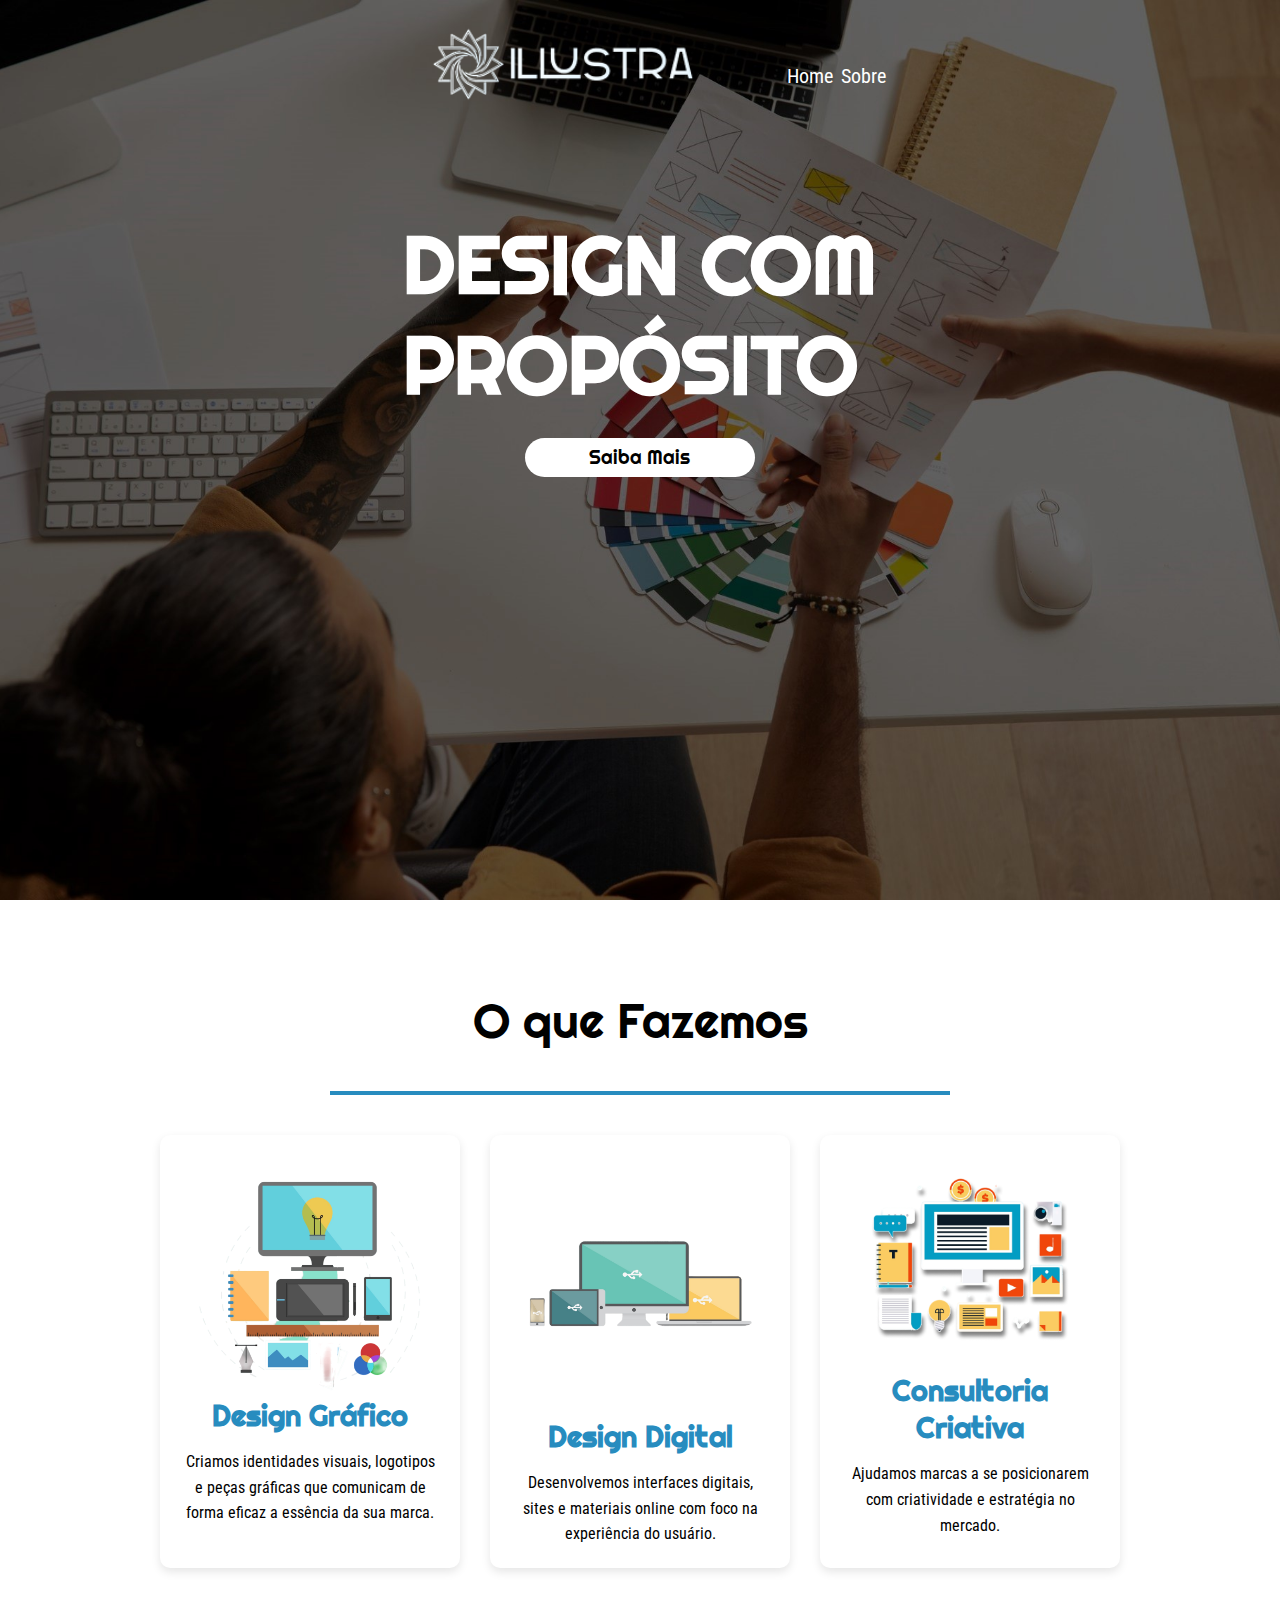
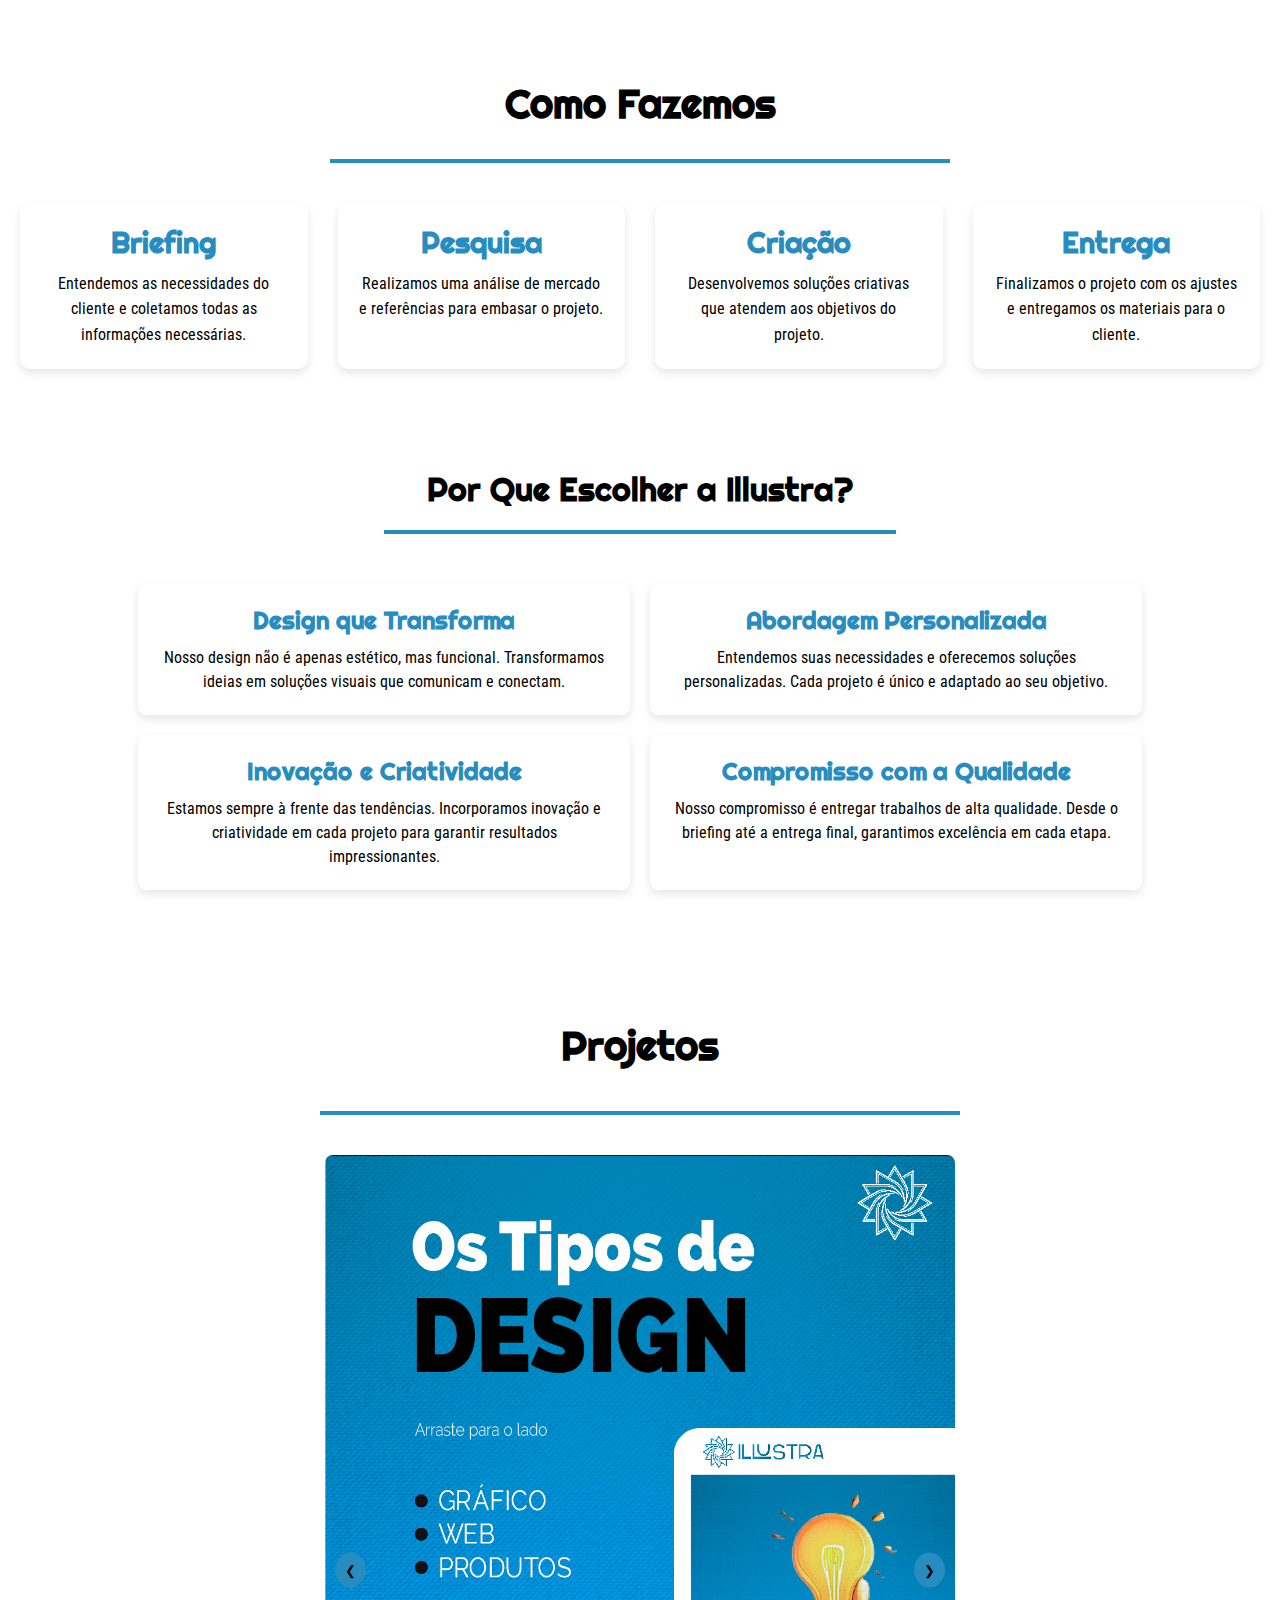
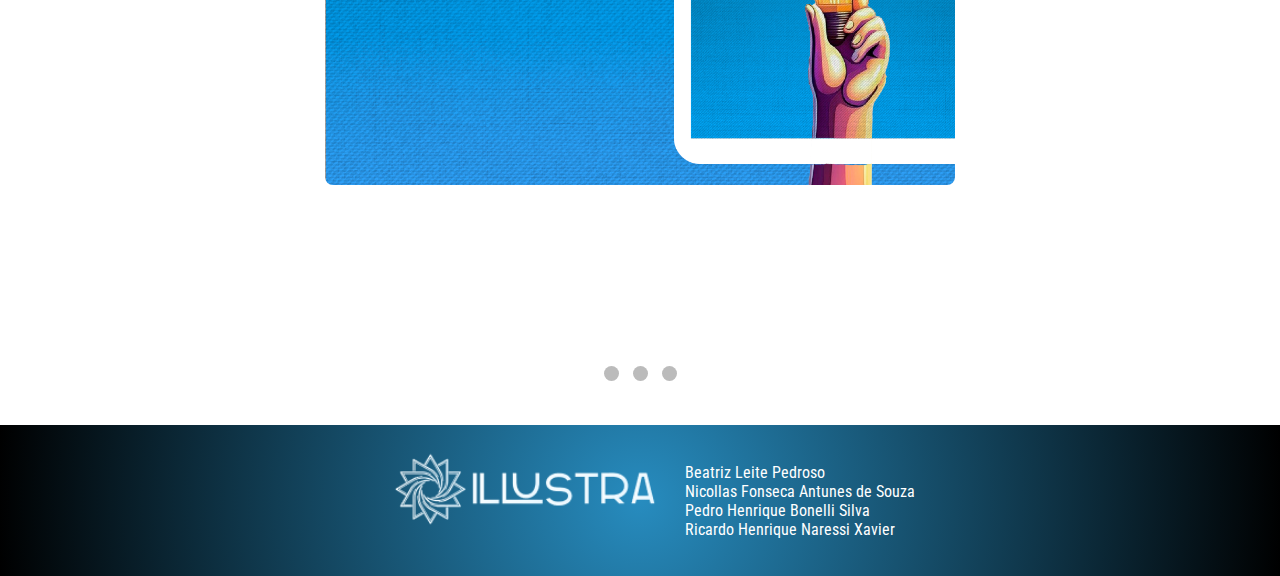
<file: index.html>
<!DOCTYPE html>
<html lang="pt-br">

<head>
    <meta charset="UTF-8">
    <meta name="viewport" content="width=device-width, initial-scale=1.0">
    <link rel="stylesheet" href="styles/style.css" class="text/css">
    <title>Illustra</title>
</head>

<body>
        <section class="secao">
            <header class="container">
                <div class="cabecalho">
                    <img src="img/logo-transparente 1.png" class="logo-home">
                    <nav class="nav">
                        <a href="index.html" class="navegacao-cabecalho">Home</a>
                        <a href="sobre.html" class="navegacao-cabecalho">Sobre</a>
                    </nav>
                </div> <!-- Fechei a div corretamente aqui -->
            </header>
            <div class="home">
                <div class="linha-vertical"></div>
                <h1 class="titulo">DESIGN COM<br>PROPÓSITO</h1>
                <a class="botao" href="/sobre.html">Saiba Mais</a>
            </div>
        </section>

    <main>
        <section class="o-que-fazemos">
            <div class="container">
                <h2 class="subtitulo">O que Fazemos</h2>
                <div class="linha-centralizada"></div>
                <div class="etapas">
                <div class="descricao-servicos">
                    <div class="servico">
                        <img src="img/colecao-de-elementos-de-design-grafico-em-estilo-simples.png" class="imagem">
                        <h3>Design Gráfico</h3>
                        <p>Criamos identidades visuais, logotipos e peças gráficas que comunicam de forma eficaz a
                            essência da sua marca.</p>
                    </div>
                    <div class="servico">
                        <img src="img/coleta-plana-da-tela.png" class="imagem">
                        <h3>Design Digital</h3>
                        <p>Desenvolvemos interfaces digitais, sites e materiais online com foco na experiência do
                            usuário.</p>
                    </div>
                    <div class="servico">
                        <img src="img/blogging 1.png" class="imagem">
                        <h3>Consultoria Criativa</h3>
                        <p>Ajudamos marcas a se posicionarem com criatividade e estratégia no mercado.</p>
                    </div>
                </div>
            </div>
        </section>
        <section class="como-fazemos">
            <div class="container">
                <h2>Como Fazemos</h2>
                <div class="linha-centralizada"></div>
                <div class="etapas">
                    <div class="etapa">
                        <h3>Briefing</h3>
                        <p>Entendemos as necessidades do cliente e coletamos todas as informações necessárias.</p>
                    </div>
                    <div class="etapa">
                        <h3>Pesquisa</h3>
                        <p>Realizamos uma análise de mercado e referências para embasar o projeto.</p>
                    </div>
                    <div class="etapa">
                        <h3>Criação</h3>
                        <p>Desenvolvemos soluções criativas que atendem aos objetivos do projeto.</p>
                    </div>
                    <div class="etapa">
                        <h3>Entrega</h3>
                        <p>Finalizamos o projeto com os ajustes e entregamos os materiais para o cliente.</p>
                    </div>
                </div>
            </div>
        </section>
        <section id="por-que">
            <div class="container">
                <h2>Por Que Escolher a Illustra?</h2>
                <div class="linha-centralizada"></div>
                <div class="content">
                    <div class="item">
                        <h3 class="por-que-titulo">Design que Transforma</h3>
                        <p>Nosso design não é apenas estético, mas funcional. Transformamos ideias em soluções visuais que comunicam e conectam.</p>
                    </div>
                    <div class="item">
                        <h3 class="por-que-titulo">Abordagem Personalizada</h3>
                        <p>Entendemos suas necessidades e oferecemos soluções personalizadas. Cada projeto é único e adaptado ao seu objetivo.</p>
                    </div>
                    <div class="item">
                        <h3>Inovação e Criatividade</h3>
                        <p>Estamos sempre à frente das tendências. Incorporamos inovação e criatividade em cada projeto para garantir resultados impressionantes.</p>
                    </div>
                    <div class="item">
                        <h3 class="por-que-titulo">Compromisso com a Qualidade</h3>
                        <p>Nosso compromisso é entregar trabalhos de alta qualidade. Desde o briefing até a entrega final, garantimos excelência em cada etapa.</p>
                    </div>
                </div>
            </div>
        </section>
        <section id="projetos">
            <h2 class="subtitulo">Projetos</h2>
            <div class="linha-centralizada"></div>
            <div class="carousel-container">
                <div class="carousel">
                    <div class="carousel-item">
                        <a href="https://www.instagram.com/p/C--t3OJu11t/?img_index=1" target="_blank">
                            <img src="img/Tipos de Design (1).png" alt="Tipos de Design">
                        </a>
                    </div>
                    <div class="carousel-item">
                        <a href="https://www.instagram.com/p/C-nMrWmuWsF/?img_index=1" target="_blank">
                            <img src="img/Quem-somos-p1.png" alt="Quem Somos">
                        </a>
                    </div>
                    <div class="carousel-item">
                        <a href="https://www.instagram.com/p/C-nU9AWO0_S/?img_index=1" target="_blank">
                            <img src="img/1.png" alt="Marketing Digital">
                        </a>
                    </div>
                </div>
                <!-- Botões de navegação -->
                <button class="prev" onclick="plusSlides(-1)">&#10094;</button>
                <button class="next" onclick="plusSlides(1)">&#10095;</button>
                <!-- Indicadores do carousel -->
                <div class="carousel-indicators">
                    <span class="dot" onclick="currentSlide(1)"></span>
                    <span class="dot" onclick="currentSlide(2)"></span>
                    <span class="dot" onclick="currentSlide(3)"></span>
                </div>
            </div>
        </section>
        
        
    </main>

    <footer class="rodape">
        <img src="img/logo-transparente 1.png" class="rodape-logo">
        <p class="texto-rodape"> Beatriz Leite Pedroso <br> Nicollas Fonseca Antunes de Souza <br> Pedro Henrique Bonelli Silva <br> Ricardo Henrique Naressi Xavier</p>
    </footer>
</body>
<script src="script/script.js" defer></script>
</html>
</file>
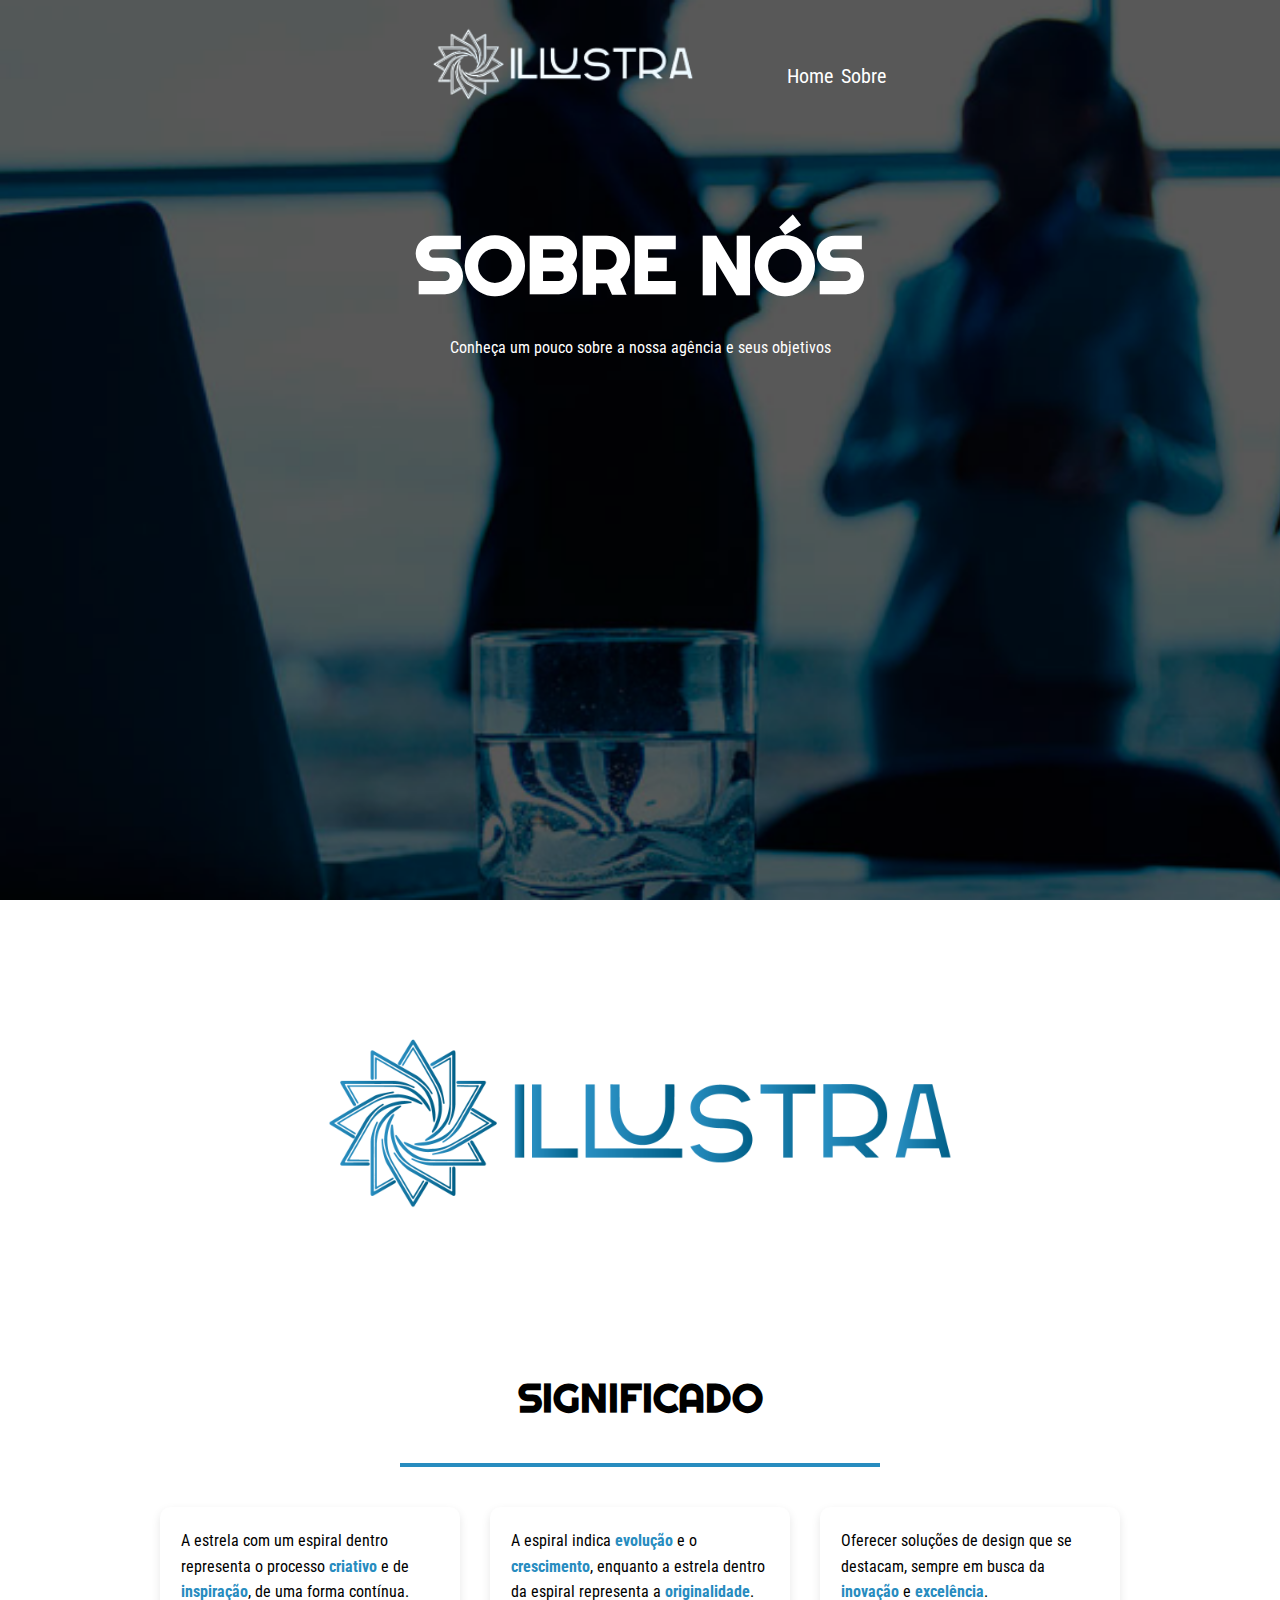
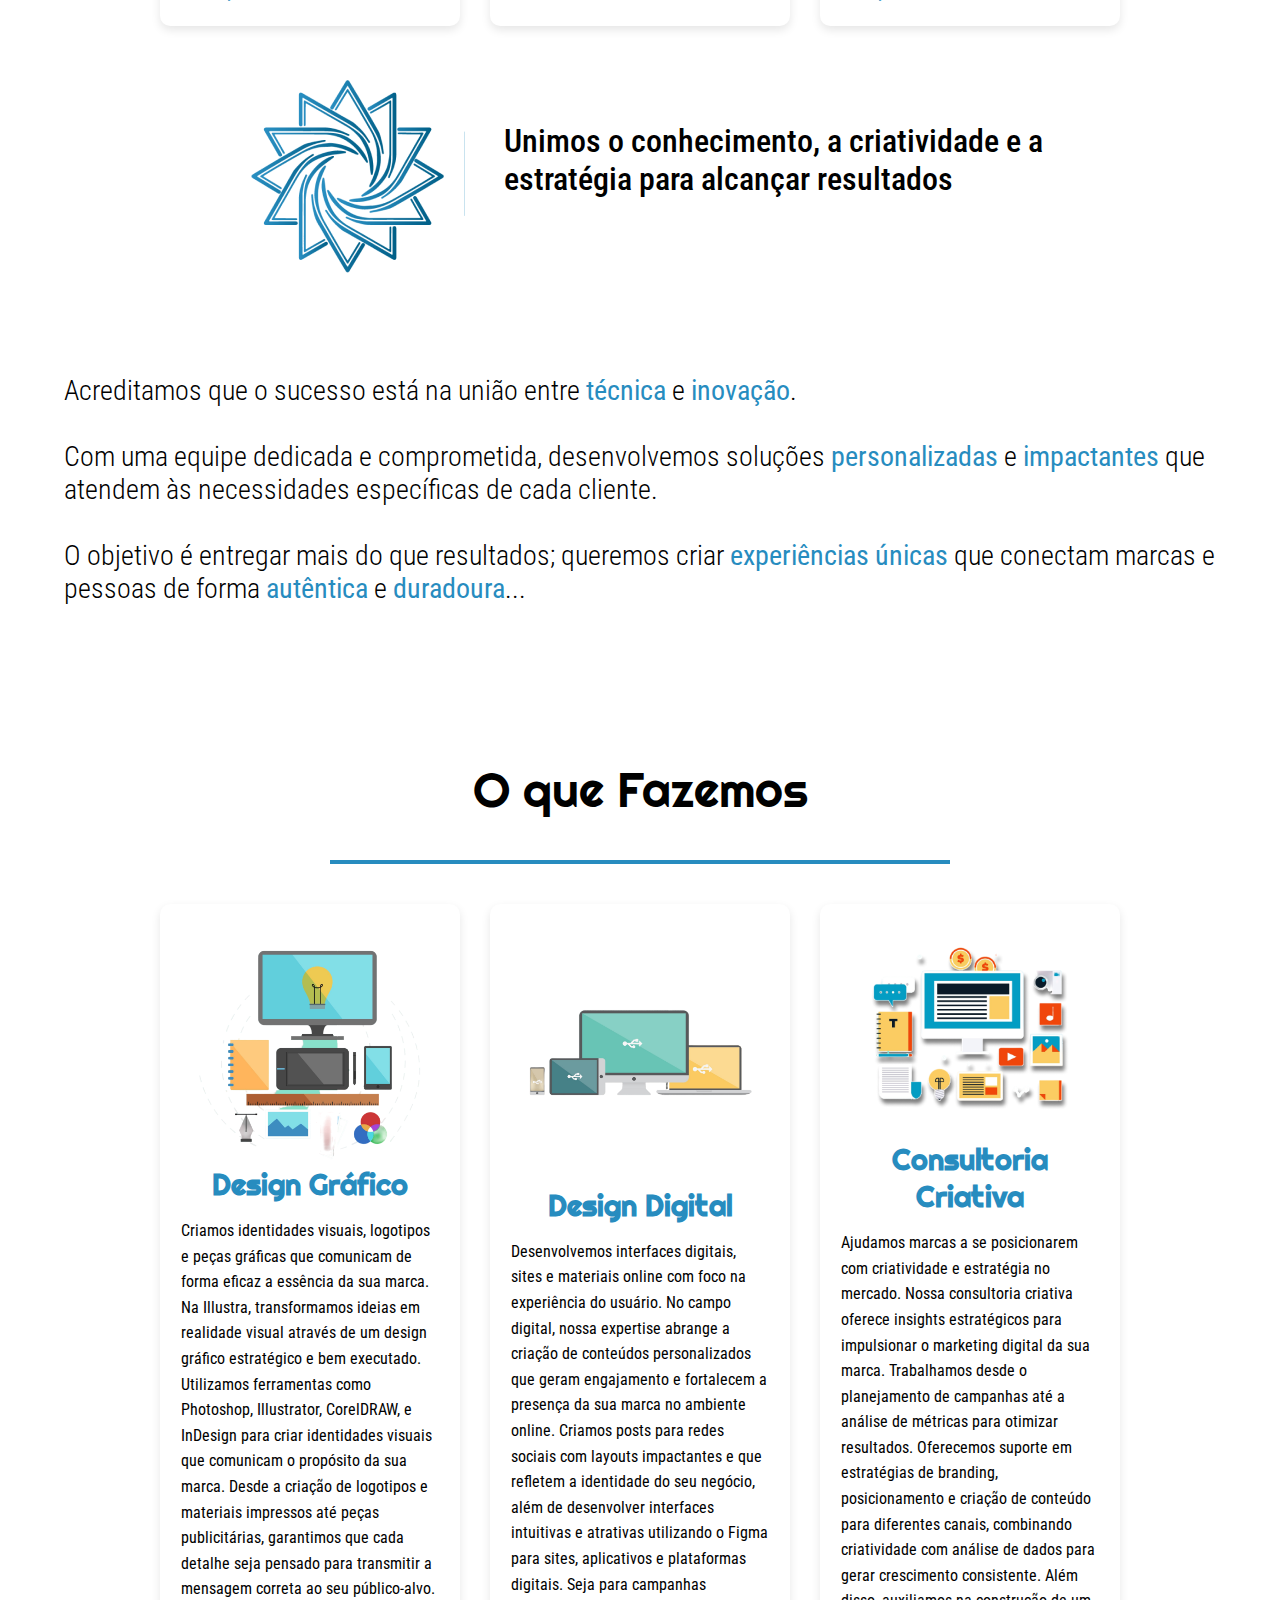
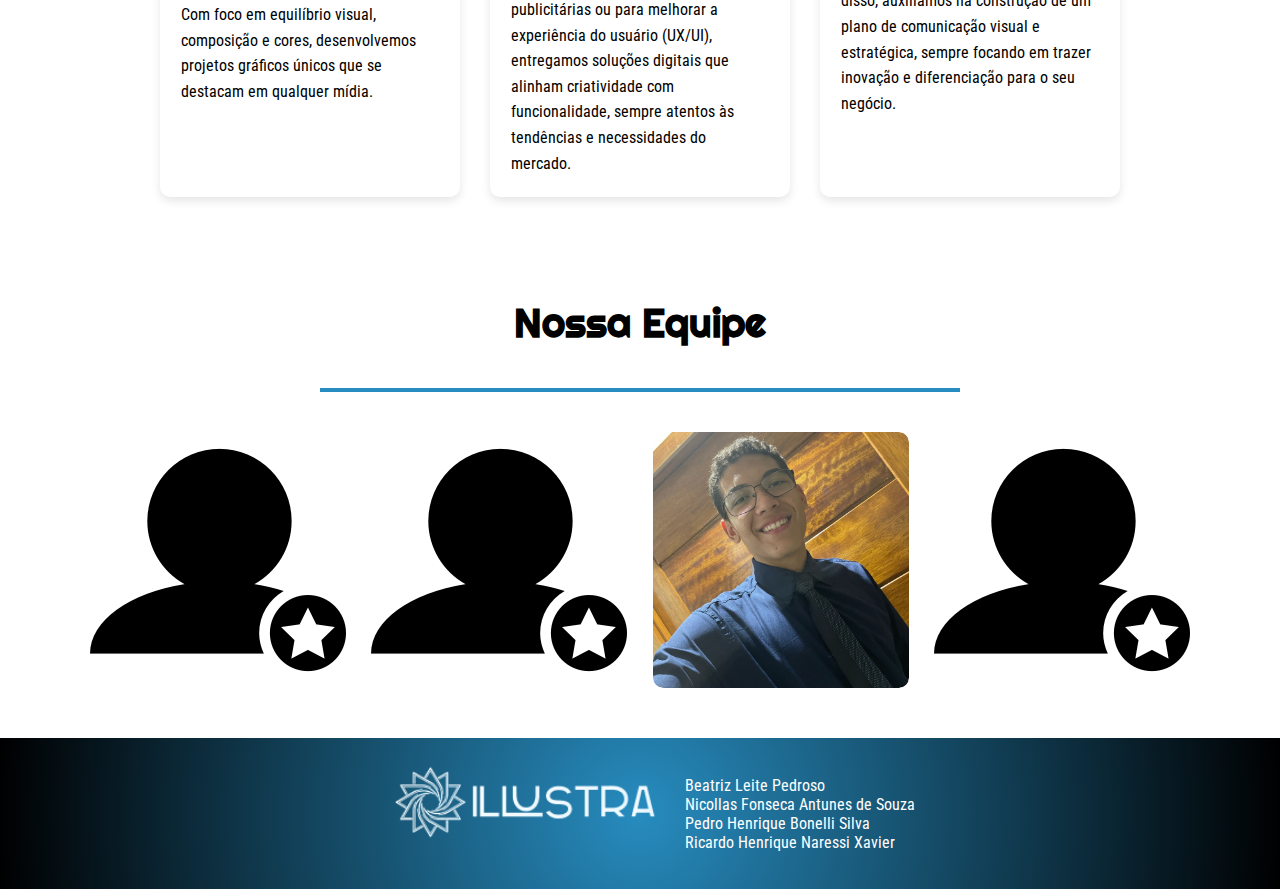
<file: sobre.html>
<!DOCTYPE html>
<html lang="pt-br">

<head>
    <meta charset="UTF-8">
    <meta name="viewport" content="width=device-width, initial-scale=1.0">
    <link rel="stylesheet" href="styles/style.css" class="text/css">
    <title>Illustra: Sobre</title>
</head>

<body class="segunda-pagina">
    <section class="secao sobre">
        <header class="container">
            <div class="cabecalho">
                <img src="img/logo-transparente 1.png" class="logo-home">
                <nav class="nav">
                    <a href="/index.html" class="navegacao-cabecalho">Home</a>
                    <a href="/sobre.html" class="navegacao-cabecalho">Sobre</a>
                </nav>
            </div>
            <div class="home">
                <div class="linha-vertical"></div>
                <h1 class="titulo p2">SOBRE NÓS</h1>
                <p class="texto-rodape subtitulo2">Conheça um pouco sobre a nossa agência e seus objetivos</p>
            </div>
        </header>
    </section>
    <main>
        <section>
            <div class="imagem-pagina2">
                <img src="img/logo-transparente.png" width="60%">
            </div>
            <div class="imagem-pagina2">
                <div class="container">
                    <h2 class="subtitulo pagina2">SIGNIFICADO</h2>
                    <div class="linha-centralizada"></div>
                    <div class="etapas">
                        <div class="significado">
                            <div class="descricao-servicos">
                                <div class="servico">
                                    <p class="text">A estrela com um espiral dentro representa o processo <strong style="color: #278CBF;">criativo</strong> e de <strong style="color: #278CBF;">inspiração</strong>, de uma forma contínua.</p>
                                </div>
                                <div class="servico">
                                    <p class="text">A espiral indica <strong style="color: #278CBF;">evolução</strong> e o <strong style="color: #278CBF;">crescimento</strong>, enquanto a estrela dentro da espiral representa a <strong style="color: #278CBF;">originalidade</strong>.</p>
                                </div>
                                <div class="servico">
                                    <p class="text">Oferecer soluções de design que se destacam, sempre em busca da <strong style="color: #278CBF;">inovação</strong> e <strong style="color: #278CBF;">excelência</strong>.</p>
                                </div>
                            </div>
                        </div>
                    </div>
                </div>
        </section>
        <section>
            <div class="titulo-texto">
                <img src="img/simbolo.png" class="simbolo-illustra">
                <h4>Unimos o conhecimento, a criatividade e a <br> estratégia para alcançar resultados</h4>
            </div>
            <p class="titulo-texto2">Acreditamos que o sucesso está na união entre <strong style="color: #278CBF;">técnica</strong> e <strong style="color: #278CBF;">inovação</strong>. <br>

                <br>Com uma equipe dedicada e comprometida, desenvolvemos soluções <strong style="color: #278CBF;">personalizadas</strong> e <strong style="color: #278CBF;">impactantes</strong> que atendem às necessidades específicas de cada cliente.<br>
                
                <br> O objetivo é entregar mais do que resultados; queremos criar <strong style="color: #278CBF;">experiências únicas</strong> que conectam marcas e pessoas de forma <strong style="color: #278CBF;">autêntica</strong> e <strong style="color: #278CBF;">duradoura</strong>...</p>
        </section>
        <section class="o-que-fazemos">
            <div class="container">
                <h2 class="subtitulo">O que Fazemos</h2>
                <div class="linha-centralizada"></div>
                <div class="etapas">
                <div class="descricao-servicos">
                    <div class="servico">
                        <img src="img/colecao-de-elementos-de-design-grafico-em-estilo-simples.png" class="imagem">
                        <h3>Design Gráfico</h3>
                        <p style="text-align: left;">Criamos identidades visuais, logotipos e peças gráficas que comunicam de forma eficaz a
                            essência da sua marca. Na Illustra, transformamos ideias em realidade visual através de um design gráfico estratégico e bem executado. Utilizamos ferramentas como Photoshop, Illustrator, CorelDRAW, e InDesign para criar identidades visuais que comunicam o propósito da sua marca. Desde a criação de logotipos e materiais impressos até peças publicitárias, garantimos que cada detalhe seja pensado para transmitir a mensagem correta ao seu público-alvo. Com foco em equilíbrio visual, composição e cores, desenvolvemos projetos gráficos únicos que se destacam em qualquer mídia.</p>
                    </div>
                    <div class="servico">
                        <img src="img/coleta-plana-da-tela.png" class="imagem">
                        <h3>Design Digital</h3>
                        <p style="text-align: left;">Desenvolvemos interfaces digitais, sites e materiais online com foco na experiência do
                            usuário. No campo digital, nossa expertise abrange a criação de conteúdos personalizados que geram engajamento e fortalecem a presença da sua marca no ambiente online. Criamos posts para redes sociais com layouts impactantes e que refletem a identidade do seu negócio, além de desenvolver interfaces intuitivas e atrativas utilizando o Figma para sites, aplicativos e plataformas digitais. Seja para campanhas publicitárias ou para melhorar a experiência do usuário (UX/UI), entregamos soluções digitais que alinham criatividade com funcionalidade, sempre atentos às tendências e necessidades do mercado.</p>
                    </div>
                    <div class="servico">
                        <img src="img/blogging 1.png" class="imagem">
                        <h3>Consultoria Criativa</h3>
                        <p style="text-align: left;">Ajudamos marcas a se posicionarem com criatividade e estratégia no mercado. Nossa consultoria criativa oferece insights estratégicos para impulsionar o marketing digital da sua marca. Trabalhamos desde o planejamento de campanhas até a análise de métricas para otimizar resultados. Oferecemos suporte em estratégias de branding, posicionamento e criação de conteúdo para diferentes canais, combinando criatividade com análise de dados para gerar crescimento consistente. Além disso, auxiliamos na construção de um plano de comunicação visual e estratégica, sempre focando em trazer inovação e diferenciação para o seu negócio.</p>
                    </div>
                </div>
            </div>
        </section>
        <section id="nossa-equipe">
            <h2 class="subtitulo">Nossa Equipe</h2>
            <div class="linha-centralizada"></div>
            <div class="equipe">
              <div class="card">
                <img src="/img/40279.png" alt="Beatriz Leite">
                <div class="overlay">
                  <p>Beatriz Leite</p>
                </div>
              </div>
              <div class="card">
                <img src="/img/40279.png" alt="Nicollas Antunes">
                <div class="overlay">
                  <p>Nicollas Antunes</p>
                </div>
              </div>
              <div class="card">
                <img src="/img/fotoPedro.png" alt="Pedro Bonelli">
                <div class="overlay">
                  <p>Pedro Bonelli</p>
                </div>
              </div>
              <div class="card">
                <img src="/img/40279.png" alt="Ricardo Xavier">
                <div class="overlay">
                  <p>Ricardo Xavier</p>
                </div>
              </div>
            </div>
          </section>          
    </main>

    <footer>
        <footer class="rodape">
            <img src="img/logo-transparente 1.png" class="rodape-logo">
            <p class="texto-rodape"> Beatriz Leite Pedroso <br> Nicollas Fonseca Antunes de Souza <br> Pedro Henrique Bonelli Silva <br> Ricardo Henrique Naressi Xavier</p>
        </footer>
    </footer>
</body>

</html>
</file>
<file: styles/style.css>
@import url('https://fonts.googleapis.com/css2?family=Righteous&family=Roboto+Condensed:ital,wght@0,100..900;1,100..900&display=swap');

:root {
    --fonte-primaria: "Righteous", sans-serif;
    --fonte-secundaria: "Roboto Condensed", sans-serif;

    --cor-primaria: #ffffff;
    --cor-secundaria: #000000;
    --cor-terciaria: #278CBF;
}

* {
    margin: 0;
    padding: 0;
    box-sizing: border-box;
}

.secao {
    background-image: url('../img/2149930937.jpg');
    height: 100vh;
    background-size: cover;
    background-position: center;
}

.logo-home {
    width: 25%;
}

.cabecalho {
    display: flex;
    justify-content: space-evenly;
    align-items: center;
    justify-content: center;
    gap: 5%;
    position: relative;
    z-index: 10; /* Ajuste conforme necessário */
}

.navegacao-cabecalho {
    font-family: var(--fonte-secundaria);
    font-style: bold;
    text-decoration: none;
    color: var(--cor-primaria);
    font-size: 1.25rem;
}

.navegacao-cabecalho:hover {
    color: var(--cor-terciaria);
    transition: 0.5s;
}

.nav {
    display: flex;
    gap: 9%;
}

.home {
    display: flex;
    flex-direction: column;
    justify-content: center;
    align-items: center;
    margin: 5%;
}

.titulo {
    font-family: var(--fonte-primaria);
    font-size: 5rem;
    color: var(--cor-primaria);
    margin-bottom: 2%;
}


.botao {
    font-family: var(--fonte-primaria);
    display: flex;
    background-color: var(--cor-primaria);
    color: var(--cor-secundaria);
    text-decoration: none;
    font-size: 1.2rem;
    border-radius: 38px;
    text-align: center;
    align-items: center;
    justify-content: center;
    height: 2em;
    width: 20%;
    position: relative;
    z-index: 10; /* Ajuste conforme necessário */
}

.botao:hover {
    background-color: var(--cor-terciaria);
    transition: 1s;
    opacity: 95%;
}

/* section 1*/

.o-que-fazemos {
    background-color: var(--cor-primaria);
    padding: 50px 20px;
    text-align: center;
}

.o-que-fazemos h2 {
    font-family: var(--fonte-primaria);
    font-size: 3rem;
    color: var(--cor-secundaria);
    margin-bottom: 40px;
    font-weight: 300;
}

.imagem {
    width: 100%;
}

.descricao-servicos {
    display: flex;
    justify-content: space-around;
    flex-wrap: wrap;
    gap: 30px;
}

.servico {
    background-color: var(--cor-primaria);
    color: var(--cor-secundaria);
    border: solid 0.5px #ffffffb6;
    padding: 20px;
    border-radius: 10px;
    flex: 1;
    min-width: 250px;
    max-width: 300px;
    box-shadow: 0 4px 10px rgba(0, 0, 0, 0.1);
    position: relative;
    overflow: hidden;
    transition: all 0.3s ease;
}

.servico:hover {
    box-shadow: 0 4px 8px rgba(0, 0, 0, 0.2);
    transform: scale(1.05);
}

.servico::before {
    content: '';
    position: absolute;
    top: 0;
    left: 0;
    width: 100%;
    height: 100%;
    opacity: 0;
    transition: opacity 0.3s ease;
}

.servico:hover::before {
    opacity: 1;
}

.servico h3 {
    font-family: var(--fonte-primaria);
    font-size: 1.8em;
    margin-bottom: 15px;
    color: var(--cor-terciaria);
}

.servico p {
    font-family: var(--fonte-secundaria);
    font-size: 1em;
    line-height: 1.6;
}

/*section 2*/

.como-fazemos {
    background-color: var(--cor-primaria);
    color: var(--cor-secundaria);
    padding: 60px 20px;
    text-align: center;
}

.como-fazemos h2 {
    font-family: var(--fonte-primaria);
    font-size: 2.5em;
    margin-bottom: 30px;
    color: var(--cor-secundaria);
}

.linha-centralizada {
    width: 50%;
    height: 4px;
    background-color: var(--cor-terciaria);
    margin: 0 auto 40px auto; /* Centraliza a linha */
}

.etapas {
    display: flex;
    justify-content: space-around;
    flex-wrap: wrap;
    gap: 30px;
}

.etapa {
    background-color: var(--cor-primaria);
    color: var(--cor-primaria);
    padding: 20px;
    border-radius: 10px;
    border: solid 0.5px #ffffffb6;
    flex: 1;
    min-width: 250px;
    max-width: 300px;
    box-shadow: 0 4px 10px rgba(0, 0, 0, 0.1);
    position: relative;
    overflow: hidden;
    transition: all 0.3s ease;
}

.etapa:hover {
    box-shadow: 0 4px 8px rgba(0, 0, 0, 0.2);
    transform: scale(1.05);
}

.etapa::before {
    content: '';
    position: absolute;
    top: 0;
    left: 0;
    width: 100%;
    height: 100%;
    opacity: 0;
    transition: opacity 0.3s ease;
}

.etapa:hover::before {
    opacity: 1;
}

.etapa h3 {
    font-family: var(--fonte-primaria);
    color: var(--cor-terciaria);
    font-size: 1.8em;
    margin-bottom: 10px;
}

.etapa p {
    color: var(--cor-secundaria);
    font-family: var(--fonte-secundaria);
    font-size: 1em;
    line-height: 1.6;
}

/*section 3*/

#por-que {
    background-color: var(--cor-primaria);
    color: var(--cor-secundaria);
    padding: 40px 0;
}

#por-que .container {
    width: 80%;
    margin: 0 auto;
    text-align: center;
}

#por-que h2 {
    font-size: 2rem;
    margin-bottom: 20px;
    color: var(--cor-secundaria);
    font-family: var(--fonte-primaria);
}

#por-que .content {
    display: flex;
    flex-wrap: wrap;
    justify-content: space-around;
}

#por-que .item {
    background-color: var(--cor-primaria);
    border: 1px solid #ffffffb6;
    box-shadow: 0 4px 10px rgba(0, 0, 0, 0.1);
    border-radius: 8px;
    padding: 20px;
    margin: 10px;
    width: calc(50% - 20px); /* Ajuste a largura conforme necessário */
    transition: transform 0.3s ease, box-shadow 0.3s ease;
    position: relative;
    transition: all 0.3s ease;
}


#por-que::before {
    content: '';
    position: absolute;
    top: 0;
    left: 0;
    width: 100%;
    height: 100%;
    background: rgba(39, 140, 191, 0.4); /* Cor com opacidade */
    opacity: 0;
    transition: opacity 0.3s ease;
}


#por-que .item:hover {
    transform: scale(1.05);
    box-shadow: 0 4px 8px rgba(0, 0, 0, 0.2);
}

#por-que h3 {
    font-size: 1.5rem;
    margin-bottom: 10px;
    font-family: var(--fonte-primaria);
    color: var(--cor-terciaria);
}

#por-que p {
    font-size: 1rem;
    line-height: 1.5;
    font-family: var(--fonte-secundaria);
}

/*carrosel*/

#projetos {
    padding: 40px 0;
    background-color: var(--cor-primaria);
    color: var(--cor-secundaria);
    text-align: center;
}

.carousel-container {
    position: relative;
    max-width: 800px;
    margin: 0 auto;
    overflow: hidden;
    width: 70vh;
}

.carousel {
    display: flex;
    transition: transform 0.5s ease;
}

.carousel-item {
    min-width: 100%;
}

.carousel img {
    width: 100%;
    border-radius: 8px;
}

button {
    background-color: var(--cor-terciaria);
    border: none;
    color: var(--cor-secundaria);
    padding: 10px;
    cursor: pointer;
    border-radius: 50%;
    position: absolute;
    top: 50%;
    transform: translateY(-50%);
}

.prev {
    left: 10px;
}

.next {
    right: 10px;
}

.subtitulo {
    font-family: var(--fonte-primaria);
    color: var(--cor-secundaria);
    font-size: 2.5rem;
    margin: 40px;
}

.carousel-indicators {
    text-align: center;
    margin-top: 20px;
}

.carousel-indicators .dot {
    height: 15px;
    width: 15px;
    margin: 0 5px;
    background-color: #bbb;
    border-radius: 50%;
    display: inline-block;
    cursor: pointer;
}

.carousel-indicators .dot.active {
    background-color: #278CBF;
}


/*footer*/

.rodape {
    background: radial-gradient(circle, #278CBF, #000000);
    display: flex;
    flex-direction: row;
    align-items: center;
    justify-content: center;
    height: 50%;
}

.rodape-logo {
    width: 25%;
}

.texto-rodape {
    color: var(--cor-primaria);
    font-family: var(--fonte-secundaria);
}

/*Página 2*/

.segunda-pagina {
    background-color: var(--cor-primaria);
}

.sobre /*section 1*/ {
    background-image: url("../img/image\ 1.png");
    height: 10
    0vh;
}


/*imagem illustra*/

.imagem-pagina2 {
    display: flex;
    justify-content: center;
    align-items: center;
}

.significado {
    justify-content: space-around;
}

.subtitulo {
    display: flex;
    justify-content: center;
}

.text {
    font-family: var(--fonte-primaria);
}

/*section 3*/

.titulo-texto {
    display: flex;
    justify-content: center;
    gap: 3%;
}

h4 {
    margin-top: 7.5%;
    font-family: var(--fonte-secundaria);
    color: var(--cor-secundaria);
    font-size: 2rem;
    font-weight: 500;
}

.titulo-texto2 {
    margin: 5%;
    font-family: var(--fonte-secundaria);
    color: var(--cor-secundaria);
    font-size: 1.75rem;
    font-weight: 300
}

/*section 4*/
#nossa-equipe {
    text-align: center;
    margin: 50px 0;
  }
  
  .equipe {
    display: flex;
    justify-content: center;
    gap: 2%;
  }
  
  .card {
    position: relative;
    width: 20%;
    padding-bottom: 20%; /* Mantém a proporção dos cards */
    overflow: hidden;
    border-radius: 10px;
  }
  
  .card img {
    position: absolute;
    top: 0;
    left: 0;
    width: 100%;
    height: 100%;
    object-fit: cover;
    border-radius: 10px;
  }
  
  .card .overlay {
    position: absolute;
    top: 0;
    left: 0;
    width: 100%;
    height: 100%;
    background-color: rgba(0, 0, 0, 0.7);
    display: flex;
    justify-content: center;
    align-items: center;
    opacity: 0;
    transition: opacity 0.3s ease;
    border-radius: 10px;
  }
  
  .card:hover .overlay {
    opacity: 1;
  }
  
  .card .overlay p {
    color: #ffffff;
    font-size: 1.5em;
    font-family: var(--fonte-primaria);
    margin: 0;
  }
  

  @media (max-width: 500px) {
    /* Estilos para dispositivos com largura máxima de 500px */
    body {
        font-size: 14px; /* Ajusta o tamanho da fonte para telas menores */
    }

    .container {
        width: 100%; /* Ajusta a largura do container para preencher a tela */
        padding: 10px; /* Adiciona padding para maior conforto em telas pequenas */
    }

    .header {
        font-size: 1.2rem; /* Reduz o tamanho da fonte no cabeçalho */
    }

    .item {
        width: 100%; /* Faz com que os itens ocupem a largura total da tela */
        margin: 5px 0; /* Ajusta a margem dos itens */
    }

    .navegacao-cabecalho {
        font-size: 0.5rem;
    }

    .secao {
        height: 40vh;
    }

    .titulo {
        font-size: 2rem;
    }

    .botao {
        font-size: 0.75rem;
        width: 25%;
    }

    main {
        margin: 2%;
    }
    
    #por-que {
        padding: 20px 0;
    }

    #por-que .container {
        width: 90%;
    }

    #por-que h2 {
        font-size: 1.5rem;
        margin-bottom: 15px;
    }

    #por-que .content {
        display: block; /* Mudança de flex para bloco para facilitar o empilhamento */
    }

    #por-que .item {
        width: 100%; /* Os itens ocupam toda a largura disponível */
        margin: 10px 0; /* Espaçamento ajustado para melhor alinhamento vertical */
        padding: 15px;
    }

    #por-que h3 {
        font-size: 1.25rem;
        margin-bottom: 8px;
    }

    #por-que p {
        font-size: 0.875rem; /* Tamanho da fonte reduzido para melhor legibilidade em telas pequenas */
        line-height: 1.4;
    }

    #projetos {
        padding: 20px 0;
    }

    .carousel-container {
        max-width: 100%; /* Ajusta a largura máxima para ocupar a tela inteira */
        width: 90vw; /* Usa 90% da largura da viewport para garantir espaço em telas pequenas */
    }

    .carousel-item {
        min-width: 100%;
    }

    .subtitulo {
        font-size: 1.75rem; /* Reduz o tamanho da fonte do subtítulo para melhor se ajustar em telas pequenas */
        margin: 20px;
    }

    button {
        padding: 8px;
        top: 45%; /* Ajusta a posição dos botões para centralizá-los melhor */
    }

    .carousel-indicators {
        margin-top: 15px;
    }

    .carousel-indicators .dot {
        height: 12px;
        width: 12px; /* Reduz o tamanho dos indicadores */
        margin: 0 4px;
    }

    .rodape {
        flex-direction: column; /* Altera a direção do layout para empilhar os elementos verticalmente */
        height: auto; /* Ajusta a altura para se adaptar ao conteúdo */
        padding: 20px 0; /* Adiciona padding para melhor espaçamento */
    }

    .rodape-logo {
        width: 50%; /* Aumenta a largura do logo para torná-lo mais visível em telas pequenas */
        margin-bottom: 15px; /* Adiciona margem inferior para espaçamento entre logo e texto */
    }

    .texto-rodape {
        text-align: center; /* Centraliza o texto no rodapé */
        font-size: 0.875rem; /* Reduz o tamanho da fonte para melhor legibilidade */
        padding: 0 10px; /* Adiciona padding lateral para garantir que o texto não fique encostado nas bordas */
    }

    /*Pagina 2*/

    .sobre /*section 1*/ {
        background-image: url("/img/image\ 1.png");
        height: 30vh; /* Reduz a altura para telas menores */
        background-size: cover; /* Garante que a imagem cubra toda a seção */
        background-position: center; /* Centraliza a imagem */
    }

    .imagem-pagina2 {
        display: flex;
        justify-content: center;
        align-items: center;
        padding: 20px; /* Adiciona espaçamento em torno da imagem */
    }

    .significado {
        justify-content: center; /* Centraliza o conteúdo */
        padding: 20px; /* Adiciona espaçamento para evitar que o conteúdo fique muito apertado */
    }

    .subtitulo {
        display: flex;
        justify-content: center;
        padding: 10px;
    }

    .text {
        margin: 2%;
        font-family: var(--fonte-primaria);
        font-size: 0.875rem; /* Reduz o tamanho da fonte para melhor leitura em telas pequenas */
        padding: 0 10px; /* Adiciona padding lateral para evitar que o texto encoste nas bordas */
    }

    /*section 3*/
    .titulo-texto {
        display: block; /* Empilha o título e o texto */
        text-align: center;
        gap: 10px;
        padding: 20px; /* Adiciona espaçamento ao redor do texto */
    }

    h4 {
        margin-top: 20px; /* Ajusta a margem superior */
        font-size: 1.5rem; /* Reduz o tamanho da fonte */
    }

    .titulo-texto2 {
        margin: 10px 0; /* Ajusta a margem para manter espaçamento consistente */
        font-size: 1.25rem; /* Reduz o tamanho da fonte */
        margin: 4%;
    }

    /*section 4*/
    #nossa-equipe {
        text-align: center;
        margin: 20px 0; /* Reduz a margem superior e inferior */
    }
    
    .equipe {
        display: block; /* Empilha os cards verticalmente */
        gap: 10px;
    }
    
    .card {
        width: 100%; /* Ocupa toda a largura disponível */
        padding-bottom: 100%; /* Mantém a proporção dos cards */
        margin-bottom: 20px; /* Adiciona espaçamento entre os cards */
    }
    
    .card .overlay p {
        font-size: 1rem; /* Ajusta o tamanho da fonte para o texto sobreposto */
    }

}
</file>
